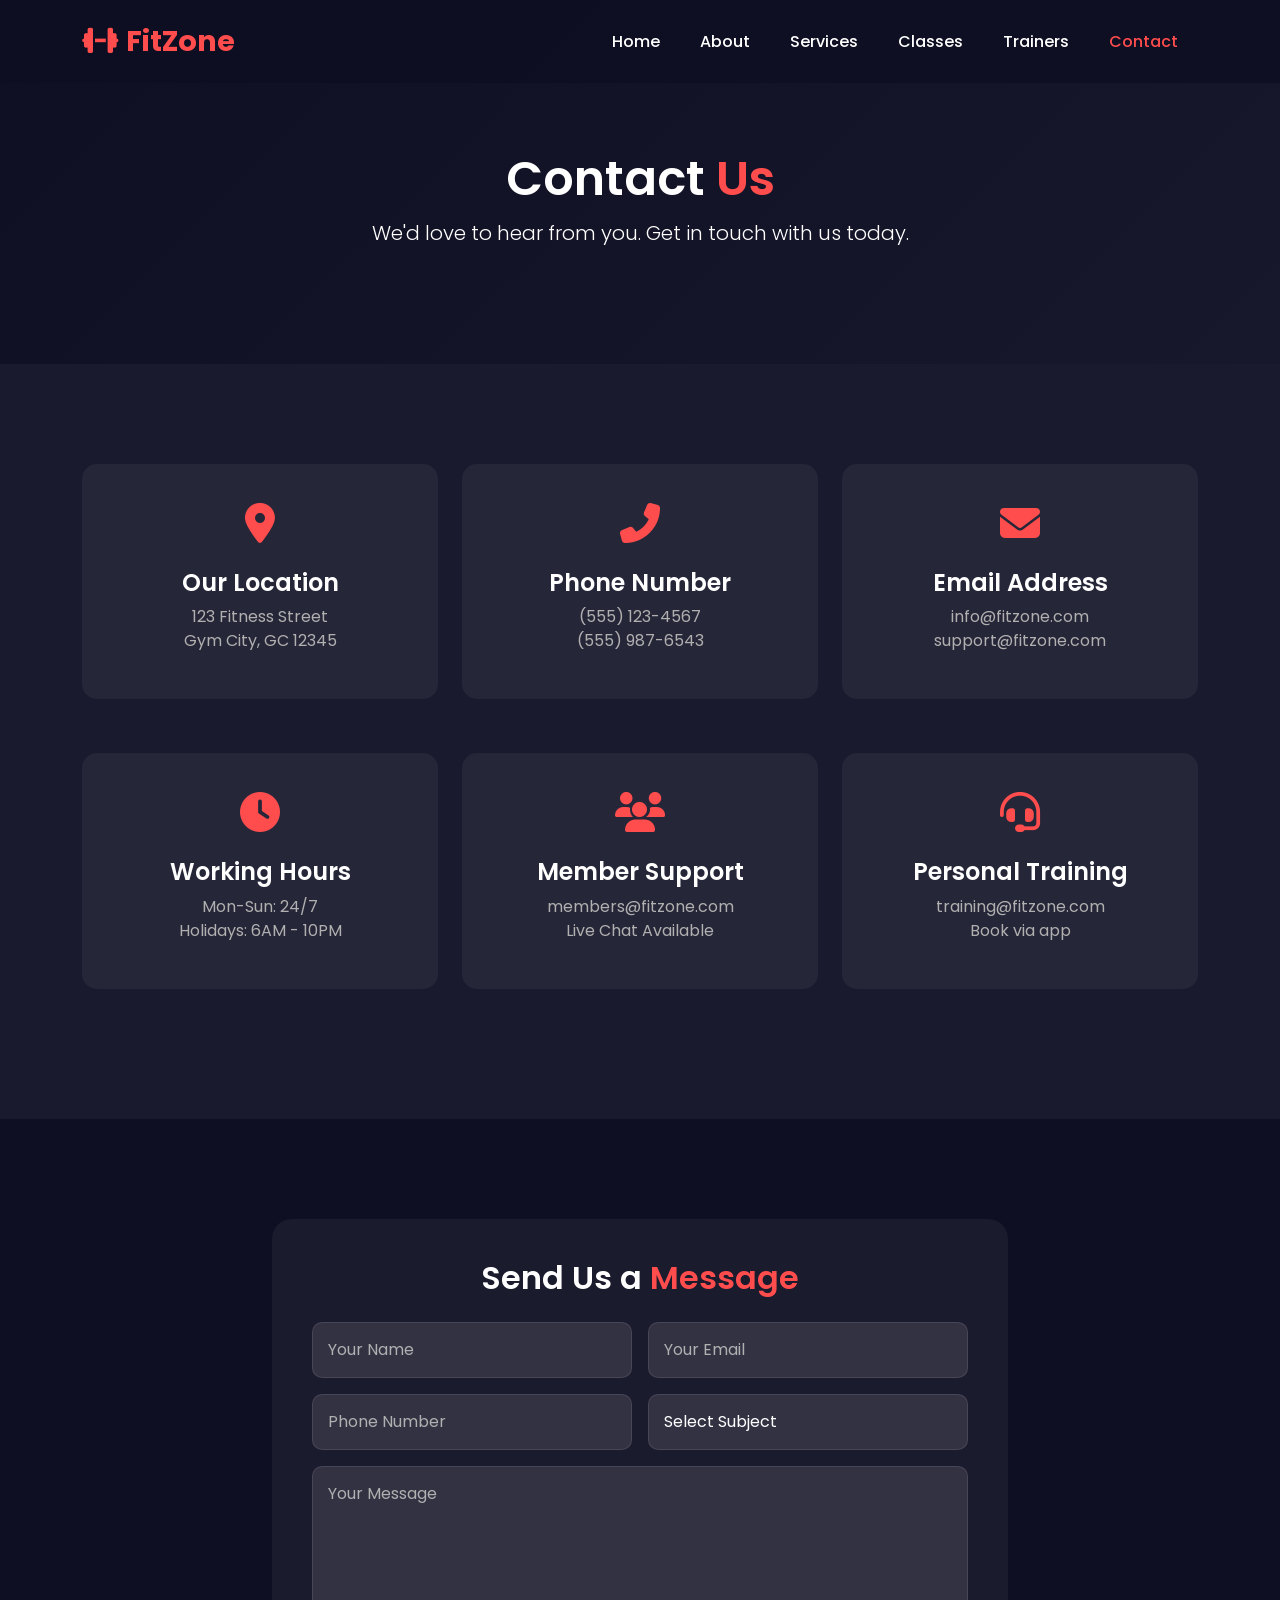
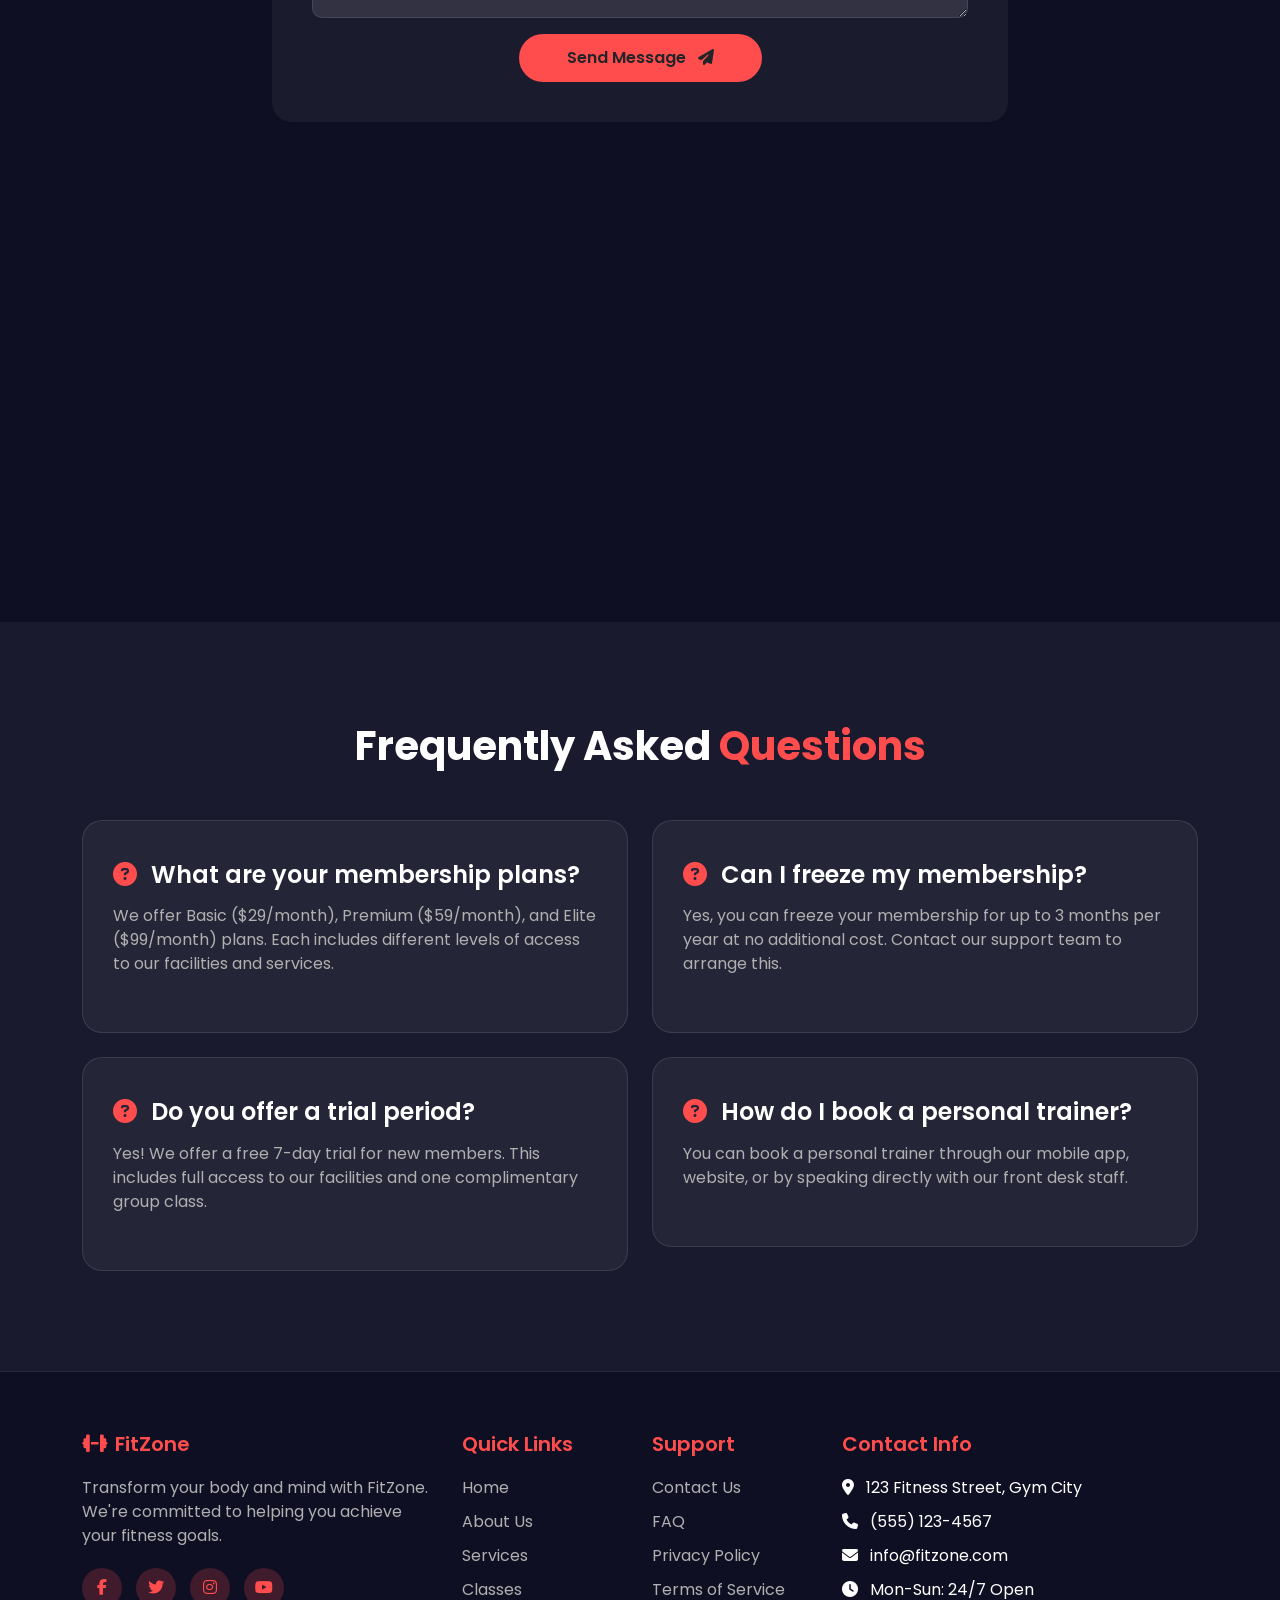
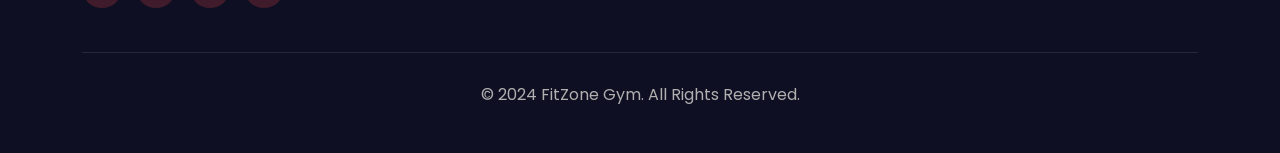
<file: pages/contact.html>
<!DOCTYPE html>
<html lang="en">
<head>
    <meta charset="UTF-8">
    <meta name="viewport" content="width=device-width, initial-scale=1.0">
    <meta name="description" content="Contact FitZone Gym - Get in touch with us for memberships, personal training, and inquiries.">
    <title>Contact Us - FitZone Gym</title>
    
    <!-- Bootstrap CSS -->
    <link href="https://cdn.jsdelivr.net/npm/bootstrap@5.3.0/dist/css/bootstrap.min.css" rel="stylesheet">
    <!-- Font Awesome -->
    <link rel="stylesheet" href="https://cdnjs.cloudflare.com/ajax/libs/font-awesome/6.4.0/css/all.min.css">
    <!-- Google Fonts -->
    <link href="https://fonts.googleapis.com/css2?family=Poppins:wght@300;400;500;600;700&display=swap" rel="stylesheet">
    <!-- Custom CSS -->
    <link rel="stylesheet" href="../css/style.css">
</head>
<body>
    <!-- Navigation -->
    <nav class="navbar navbar-expand-lg navbar-dark fixed-top">
        <div class="container">
            <a class="navbar-brand" href="../index.html">
                <i class="fas fa-dumbbell me-2"></i>FitZone
            </a>
            <button class="navbar-toggler" type="button" data-bs-toggle="collapse" data-bs-target="#navbarNav">
                <span class="navbar-toggler-icon"></span>
            </button>
            <div class="collapse navbar-collapse" id="navbarNav">
                <ul class="navbar-nav ms-auto">
                    <li class="nav-item">
                        <a class="nav-link" href="../index.html">Home</a>
                    </li>
                    <li class="nav-item">
                        <a class="nav-link" href="about.html">About</a>
                    </li>
                    <li class="nav-item">
                        <a class="nav-link" href="services.html">Services</a>
                    </li>
                    <li class="nav-item">
                        <a class="nav-link" href="classes.html">Classes</a>
                    </li>
                    <li class="nav-item">
                        <a class="nav-link" href="trainers.html">Trainers</a>
                    </li>
                    <li class="nav-item">
                        <a class="nav-link active" href="contact.html">Contact</a>
                    </li>
                </ul>
            </div>
        </div>
    </nav>

    <!-- Page Header -->
    <section class="page-header">
        <div class="container">
            <h1>Contact <span style="color: var(--primary-color);">Us</span></h1>
            <p class="lead">We'd love to hear from you. Get in touch with us today.</p>
        </div>
    </section>

    <!-- Contact Info Cards -->
    <section class="contact-section section-padding">
        <div class="container">
            <div class="row g-4">
                <div class="col-lg-4 col-md-6">
                    <div class="contact-info-card">
                        <div class="contact-icon">
                            <i class="fas fa-map-marker-alt"></i>
                        </div>
                        <h4>Our Location</h4>
                        <p style="color: var(--gray-text);">123 Fitness Street<br>Gym City, GC 12345</p>
                    </div>
                </div>
                <div class="col-lg-4 col-md-6">
                    <div class="contact-info-card">
                        <div class="contact-icon">
                            <i class="fas fa-phone-alt"></i>
                        </div>
                        <h4>Phone Number</h4>
                        <p style="color: var(--gray-text);">(555) 123-4567<br>(555) 987-6543</p>
                    </div>
                </div>
                <div class="col-lg-4 col-md-6">
                    <div class="contact-info-card">
                        <div class="contact-icon">
                            <i class="fas fa-envelope"></i>
                        </div>
                        <h4>Email Address</h4>
                        <p style="color: var(--gray-text);">info@fitzone.com<br>support@fitzone.com</p>
                    </div>
                </div>
                <div class="col-lg-4 col-md-6">
                    <div class="contact-info-card">
                        <div class="contact-icon">
                            <i class="fas fa-clock"></i>
                        </div>
                        <h4>Working Hours</h4>
                        <p style="color: var(--gray-text);">Mon-Sun: 24/7<br>Holidays: 6AM - 10PM</p>
                    </div>
                </div>
                <div class="col-lg-4 col-md-6">
                    <div class="contact-info-card">
                        <div class="contact-icon">
                            <i class="fas fa-users"></i>
                        </div>
                        <h4>Member Support</h4>
                        <p style="color: var(--gray-text);">members@fitzone.com<br>Live Chat Available</p>
                    </div>
                </div>
                <div class="col-lg-4 col-md-6">
                    <div class="contact-info-card">
                        <div class="contact-icon">
                            <i class="fas fa-headset"></i>
                        </div>
                        <h4>Personal Training</h4>
                        <p style="color: var(--gray-text);">training@fitzone.com<br>Book via app</p>
                    </div>
                </div>
            </div>
        </div>
    </section>

    <!-- Contact Form Section -->
    <section class="about-section section-padding">
        <div class="container">
            <div class="row justify-content-center">
                <div class="col-lg-8">
                    <div class="contact-form">
                        <h2 class="text-center mb-4">Send Us a <span style="color: var(--primary-color);">Message</span></h2>
                        <form id="contactForm">
                            <div class="row g-3">
                                <div class="col-md-6">
                                    <input type="text" name="name" class="form-control" placeholder="Your Name" required>
                                </div>
                                <div class="col-md-6">
                                    <input type="email" name="email" class="form-control" placeholder="Your Email" required>
                                </div>
                                <div class="col-md-6">
                                    <input type="tel" name="phone" class="form-control" placeholder="Phone Number">
                                </div>
                                <div class="col-md-6">
                                    <select name="subject" class="form-control" required>
                                        <option value="">Select Subject</option>
                                        <option value="membership">Membership Inquiry</option>
                                        <option value="training">Personal Training</option>
                                        <option value="classes">Classes Information</option>
                                        <option value="feedback">Feedback</option>
                                        <option value="other">Other</option>
                                    </select>
                                </div>
                                <div class="col-12">
                                    <textarea name="message" class="form-control" rows="5" placeholder="Your Message" required></textarea>
                                </div>
                                <div class="col-12 text-center">
                                    <button type="submit" class="btn btn-primary-custom px-5">
                                        Send Message <i class="fas fa-paper-plane ms-2"></i>
                                    </button>
                                </div>
                            </div>
                        </form>
                    </div>
                </div>
            </div>
        </div>
    </section>

    <!-- Map Section -->
    <section class="map-section">
        <div class="container-fluid p-0">
            <iframe src="https://www.google.com/maps/embed?pb=!1m18!1m12!1m3!1d3022.9663095919355!2d-74.00425878459418!3d40.74076794379132!2m3!1f0!2f0!3f0!3m2!1i1024!2i768!4f13.1!3m3!1m2!1s0x89c259bf5c1654f3%3A0xc80f9cfce5383d5d!2sGoogle!5e0!3m2!1sen!2sus!4v1635959323754!5m2!1sen!2sus" allowfullscreen="" loading="lazy"></iframe>
        </div>
    </section>

    <!-- FAQ Section -->
    <section class="features-section section-padding">
        <div class="container">
            <h2 class="section-title">Frequently Asked <span>Questions</span></h2>
            <div class="row g-4">
                <div class="col-lg-6">
                    <div class="feature-card text-start">
                        <h4><i class="fas fa-question-circle me-2" style="color: var(--primary-color);"></i> What are your membership plans?</h4>
                        <p style="color: var(--gray-text);">We offer Basic ($29/month), Premium ($59/month), and Elite ($99/month) plans. Each includes different levels of access to our facilities and services.</p>
                    </div>
                </div>
                <div class="col-lg-6">
                    <div class="feature-card text-start">
                        <h4><i class="fas fa-question-circle me-2" style="color: var(--primary-color);"></i> Can I freeze my membership?</h4>
                        <p style="color: var(--gray-text);">Yes, you can freeze your membership for up to 3 months per year at no additional cost. Contact our support team to arrange this.</p>
                    </div>
                </div>
                <div class="col-lg-6">
                    <div class="feature-card text-start">
                        <h4><i class="fas fa-question-circle me-2" style="color: var(--primary-color);"></i> Do you offer a trial period?</h4>
                        <p style="color: var(--gray-text);">Yes! We offer a free 7-day trial for new members. This includes full access to our facilities and one complimentary group class.</p>
                    </div>
                </div>
                <div class="col-lg-6">
                    <div class="feature-card text-start">
                        <h4><i class="fas fa-question-circle me-2" style="color: var(--primary-color);"></i> How do I book a personal trainer?</h4>
                        <p style="color: var(--gray-text);">You can book a personal trainer through our mobile app, website, or by speaking directly with our front desk staff.</p>
                    </div>
                </div>
            </div>
        </div>
    </section>

    <!-- Footer -->
    <footer class="footer">
        <div class="container">
            <div class="row g-4">
                <div class="col-lg-4">
                    <div class="footer-widget">
                        <h5><i class="fas fa-dumbbell me-2"></i>FitZone</h5>
                        <p style="color: var(--gray-text);">Transform your body and mind with FitZone. We're committed to helping you achieve your fitness goals.</p>
                        <div class="footer-social">
                            <a href="#"><i class="fab fa-facebook-f"></i></a>
                            <a href="#"><i class="fab fa-twitter"></i></a>
                            <a href="#"><i class="fab fa-instagram"></i></a>
                            <a href="#"><i class="fab fa-youtube"></i></a>
                        </div>
                    </div>
                </div>
                <div class="col-lg-2 col-md-4">
                    <div class="footer-widget">
                        <h5>Quick Links</h5>
                        <ul class="footer-links">
                            <li><a href="../index.html">Home</a></li>
                            <li><a href="about.html">About Us</a></li>
                            <li><a href="services.html">Services</a></li>
                            <li><a href="classes.html">Classes</a></li>
                        </ul>
                    </div>
                </div>
                <div class="col-lg-2 col-md-4">
                    <div class="footer-widget">
                        <h5>Support</h5>
                        <ul class="footer-links">
                            <li><a href="contact.html">Contact Us</a></li>
                            <li><a href="#">FAQ</a></li>
                            <li><a href="#">Privacy Policy</a></li>
                            <li><a href="#">Terms of Service</a></li>
                        </ul>
                    </div>
                </div>
                <div class="col-lg-4 col-md-4">
                    <div class="footer-widget">
                        <h5>Contact Info</h5>
                        <ul class="footer-links">
                            <li><i class="fas fa-map-marker-alt me-2"></i> 123 Fitness Street, Gym City</li>
                            <li><i class="fas fa-phone me-2"></i> (555) 123-4567</li>
                            <li><i class="fas fa-envelope me-2"></i> info@fitzone.com</li>
                            <li><i class="fas fa-clock me-2"></i> Mon-Sun: 24/7 Open</li>
                        </ul>
                    </div>
                </div>
            </div>
            <div class="footer-bottom">
                <p>&copy; 2024 FitZone Gym. All Rights Reserved.</p>
            </div>
        </div>
    </footer>

    <!-- Bootstrap JS -->
    <script src="https://cdn.jsdelivr.net/npm/bootstrap@5.3.0/dist/js/bootstrap.bundle.min.js"></script>
</body>
</html>
</file>
<file: css/style.css>
/* --- Color Variables --- */
:root {
    --primary-color: #ff4d4d;
    --secondary-color: #1a1a2e;
    --accent-color: #ffd700;
    --dark-bg: #0f0f23;
    --light-text: #ffffff;
    --gray-text: #b0b0b0;
}

/* --- Global Styles --- */
body {
    font-family: 'Poppins', sans-serif;
    background-color: var(--dark-bg);
    color: var(--light-text);
}

h1, h2, h3, h4, h5, h6 {
    font-weight: 600;
}

a {
    text-decoration: none;
    transition: all 0.3s ease;
}

a:hover {
    color: var(--primary-color);
}

/* --- Navigation --- */
.navbar {
    background-color: rgba(15, 15, 35, 0.95) !important;
    padding: 15px 0;
    transition: all 0.3s ease;
}

.navbar-brand {
    font-size: 1.8rem;
    font-weight: 700;
    color: var(--primary-color) !important;
}

.navbar-dark .navbar-nav .nav-link {
    color: var(--light-text);
    font-weight: 500;
    padding: 10px 20px;
    transition: color 0.3s ease;
}

.navbar-dark .navbar-nav .nav-link:hover,
.navbar-dark .navbar-nav .nav-link.active {
    color: var(--primary-color);
}

/* --- Hero Section --- */
.hero-section {
    min-height: 100vh;
    background: linear-gradient(135deg, rgba(15, 15, 35, 0.9), rgba(26, 26, 46, 0.8)),
                url('https://images.unsplash.com/photo-1534438327276-14e5300c3a48?w=1920') center/cover;
    display: flex;
    align-items: center;
    position: relative;
}

.hero-content h1 {
    font-size: 4rem;
    font-weight: 700;
    margin-bottom: 20px;
    animation: fadeInUp 1s ease;
}

.hero-content p {
    font-size: 1.2rem;
    margin-bottom: 30px;
    animation: fadeInUp 1s ease 0.2s both;
}

/* --- Buttons --- */
.btn-primary-custom {
    background-color: var(--primary-color);
    border: none;
    padding: 12px 35px;
    font-weight: 600;
    border-radius: 50px;
    transition: all 0.3s ease;
}

.btn-primary-custom:hover {
    background-color: #ff3333;
    transform: translateY(-3px);
    box-shadow: 0 10px 30px rgba(255, 77, 77, 0.4);
}

.btn-outline-custom {
    border: 2px solid var(--primary-color);
    color: var(--primary-color);
    padding: 12px 35px;
    font-weight: 600;
    border-radius: 50px;
    background: transparent;
    transition: all 0.3s ease;
}

.btn-outline-custom:hover {
    background-color: var(--primary-color);
    color: white;
    transform: translateY(-3px);
}

/* --- Section Styles --- */
.section-padding {
    padding: 100px 0;
}

.section-title {
    font-size: 2.5rem;
    font-weight: 700;
    margin-bottom: 50px;
    text-align: center;
}

.section-title span {
    color: var(--primary-color);
}

/* --- Features Section --- */
.features-section {
    background-color: var(--secondary-color);
}

.feature-card {
    background: rgba(255, 255, 255, 0.05);
    border-radius: 20px;
    padding: 40px 30px;
    text-align: center;
    transition: all 0.3s ease;
    border: 1px solid rgba(255, 255, 255, 0.1);
}

.feature-card:hover {
    transform: translateY(-10px);
    background: rgba(255, 255, 255, 0.1);
    border-color: var(--primary-color);
}

.feature-icon {
    font-size: 3rem;
    color: var(--primary-color);
    margin-bottom: 20px;
}

.feature-card h4 {
    margin-bottom: 15px;
}

.feature-card p {
    color: var(--gray-text);
}

/* --- About Section --- */
.about-section {
    background-color: var(--dark-bg);
}

.about-image {
    border-radius: 20px;
    overflow: hidden;
    box-shadow: 0 20px 50px rgba(0, 0, 0, 0.5);
}

.about-image img {
    width: 100%;
    transition: transform 0.5s ease;
}

.about-image:hover img {
    transform: scale(1.05);
}

.about-content h2 {
    font-size: 2.5rem;
    margin-bottom: 20px;
}

.about-content p {
    color: var(--gray-text);
    margin-bottom: 20px;
}

/* --- Services Section --- */
.services-section {
    background-color: var(--secondary-color);
}

.service-card {
    position: relative;
    border-radius: 20px;
    overflow: hidden;
    margin-bottom: 30px;
    height: 300px;
}

.service-card img {
    width: 100%;
    height: 100%;
    object-fit: cover;
    transition: transform 0.5s ease;
}

.service-card:hover img {
    transform: scale(1.1);
}

.service-overlay {
    position: absolute;
    bottom: 0;
    left: 0;
    right: 0;
    background: linear-gradient(to top, rgba(0, 0, 0, 0.9), transparent);
    padding: 30px;
}

.service-overlay h4 {
    color: var(--primary-color);
    margin-bottom: 10px;
}

.service-overlay p {
    color: var(--gray-text);
    margin: 0;
}

/* --- Pricing Section --- */
.pricing-section {
    background-color: var(--dark-bg);
}

.pricing-card {
    background: rgba(255, 255, 255, 0.05);
    border-radius: 20px;
    padding: 40px;
    text-align: center;
    border: 2px solid transparent;
    transition: all 0.3s ease;
}

.pricing-card:hover,
.pricing-card.featured {
    border-color: var(--primary-color);
    transform: translateY(-10px);
}

.pricing-card.featured {
    background: linear-gradient(135deg, rgba(255, 77, 77, 0.1), transparent);
}

.pricing-header {
    border-bottom: 1px solid rgba(255, 255, 255, 0.1);
    padding-bottom: 20px;
    margin-bottom: 20px;
}

.pricing-price {
    font-size: 3rem;
    font-weight: 700;
    color: var(--primary-color);
}

.pricing-price span {
    font-size: 1rem;
    color: var(--gray-text);
}

.pricing-features {
    list-style: none;
    padding: 0;
    margin: 30px 0;
}

.pricing-features li {
    padding: 10px 0;
    color: var(--gray-text);
}

.pricing-features li i {
    color: var(--primary-color);
    margin-right: 10px;
}

/* --- Classes Section --- */
.classes-section {
    background-color: var(--secondary-color);
}

.class-card {
    background: rgba(255, 255, 255, 0.05);
    border-radius: 15px;
    overflow: hidden;
    margin-bottom: 30px;
    transition: all 0.3s ease;
}

.class-card:hover {
    transform: translateY(-5px);
    box-shadow: 0 20px 40px rgba(0, 0, 0, 0.3);
}

.class-image {
    height: 200px;
    overflow: hidden;
}

.class-image img {
    width: 100%;
    height: 100%;
    object-fit: cover;
}

.class-info {
    padding: 25px;
}

.class-schedule {
    display: flex;
    gap: 15px;
    margin-top: 15px;
    flex-wrap: wrap;
}

.schedule-badge {
    background: rgba(255, 77, 77, 0.2);
    color: var(--primary-color);
    padding: 5px 15px;
    border-radius: 20px;
    font-size: 0.85rem;
}

/* --- Trainers Section --- */
.trainers-section {
    background-color: var(--dark-bg);
}

.trainer-card {
    background: rgba(255, 255, 255, 0.05);
    border-radius: 20px;
    overflow: hidden;
    transition: all 0.3s ease;
}

.trainer-card:hover {
    transform: translateY(-10px);
}

.trainer-image {
    height: 300px;
    overflow: hidden;
}

.trainer-image img {
    width: 100%;
    height: 100%;
    object-fit: cover;
    transition: transform 0.5s ease;
}

.trainer-card:hover .trainer-image img {
    transform: scale(1.1);
}

.trainer-info {
    padding: 25px;
    text-align: center;
}

.trainer-info h4 {
    color: var(--primary-color);
    margin-bottom: 5px;
}

.trainer-info span {
    color: var(--gray-text);
    font-size: 0.9rem;
}

.trainer-social {
    margin-top: 15px;
}

.trainer-social a {
    display: inline-block;
    width: 35px;
    height: 35px;
    line-height: 35px;
    background: rgba(255, 77, 77, 0.2);
    color: var(--primary-color);
    border-radius: 50%;
    margin: 0 5px;
    transition: all 0.3s ease;
}

.trainer-social a:hover {
    background: var(--primary-color);
    color: white;
}

/* --- Contact Section --- */
.contact-section {
    background-color: var(--secondary-color);
}

.contact-info-card {
    background: rgba(255, 255, 255, 0.05);
    border-radius: 15px;
    padding: 30px;
    text-align: center;
    margin-bottom: 30px;
    transition: all 0.3s ease;
}

.contact-info-card:hover {
    background: rgba(255, 255, 255, 0.1);
}

.contact-icon {
    font-size: 2.5rem;
    color: var(--primary-color);
    margin-bottom: 15px;
}

.contact-form {
    background: rgba(255, 255, 255, 0.05);
    border-radius: 20px;
    padding: 40px;
}

.form-control {
    background: rgba(255, 255, 255, 0.1);
    border: 1px solid rgba(255, 255, 255, 0.1);
    color: white;
    padding: 15px;
    border-radius: 10px;
}

.form-control:focus {
    background: rgba(255, 255, 255, 0.15);
    border-color: var(--primary-color);
    box-shadow: none;
    color: white;
}

.form-control::placeholder {
    color: var(--gray-text);
}

/* --- Map Section --- */
.map-section {
    height: 400px;
    background: var(--dark-bg);
}

.map-section iframe {
    width: 100%;
    height: 100%;
    border: none;
}

/* --- Footer --- */
.footer {
    background-color: var(--dark-bg);
    padding: 60px 0 30px;
    border-top: 1px solid rgba(255, 255, 255, 0.1);
}

.footer-widget h5 {
    color: var(--primary-color);
    margin-bottom: 20px;
    font-weight: 600;
}

.footer-links {
    list-style: none;
    padding: 0;
    margin: 0;
}

.footer-links li {
    margin-bottom: 10px;
}

.footer-links a {
    color: var(--gray-text);
}

.footer-links a:hover {
    color: var(--primary-color);
}

.footer-social {
    margin-top: 20px;
}

.footer-social a {
    display: inline-block;
    width: 40px;
    height: 40px;
    line-height: 40px;
    background: rgba(255, 77, 77, 0.2);
    color: var(--primary-color);
    border-radius: 50%;
    text-align: center;
    margin-right: 10px;
    transition: all 0.3s ease;
}

.footer-social a:hover {
    background: var(--primary-color);
    color: white;
}

.footer-bottom {
    border-top: 1px solid rgba(255, 255, 255, 0.1);
    margin-top: 40px;
    padding-top: 30px;
    text-align: center;
    color: var(--gray-text);
}

/* --- CTA Section --- */
.cta-section {
    background: linear-gradient(135deg, var(--primary-color), #ff6666);
    padding: 80px 0;
    text-align: center;
}

.cta-section h2 {
    font-size: 2.5rem;
    margin-bottom: 20px;
}

.cta-section p {
    font-size: 1.1rem;
    margin-bottom: 30px;
    opacity: 0.9;
}

/* --- Page Header --- */
.page-header {
    background: linear-gradient(135deg, rgba(15, 15, 35, 0.9), rgba(26, 26, 46, 0.8)),
                url('https://images.unsplash.com/photo-1534438327276-14e5300c3a48?w=1920') center/cover;
    padding: 150px 0 100px;
    text-align: center;
}

.page-header h1 {
    font-size: 3rem;
    margin-bottom: 10px;
}

.breadcrumb {
    background: transparent;
    justify-content: center;
}

.breadcrumb-item a {
    color: var(--gray-text);
}

.breadcrumb-item.active {
    color: var(--primary-color);
}

/* --- Animations --- */
@keyframes fadeInUp {
    from {
        opacity: 0;
        transform: translateY(30px);
    }
    to {
        opacity: 1;
        transform: translateY(0);
    }
}

@keyframes fadeIn {
    from { opacity: 0; }
    to { opacity: 1; }
}

.animate-fadeInUp {
    animation: fadeInUp 0.8s ease forwards;
}

.animate-fadeIn {
    animation: fadeIn 1s ease forwards;
}

/* --- Responsive Styles --- */
@media (max-width: 991px) {
    .hero-content h1 {
        font-size: 2.5rem;
    }

    .section-title {
        font-size: 2rem;
    }

    .section-padding {
        padding: 70px 0;
    }
}

@media (max-width: 767px) {
    .hero-content h1 {
        font-size: 2rem;
    }

    .hero-content {
        text-align: center;
    }

    .navbar-brand {
        font-size: 1.4rem;
    }

    .page-header h1 {
        font-size: 2rem;
    }
}
</file>
